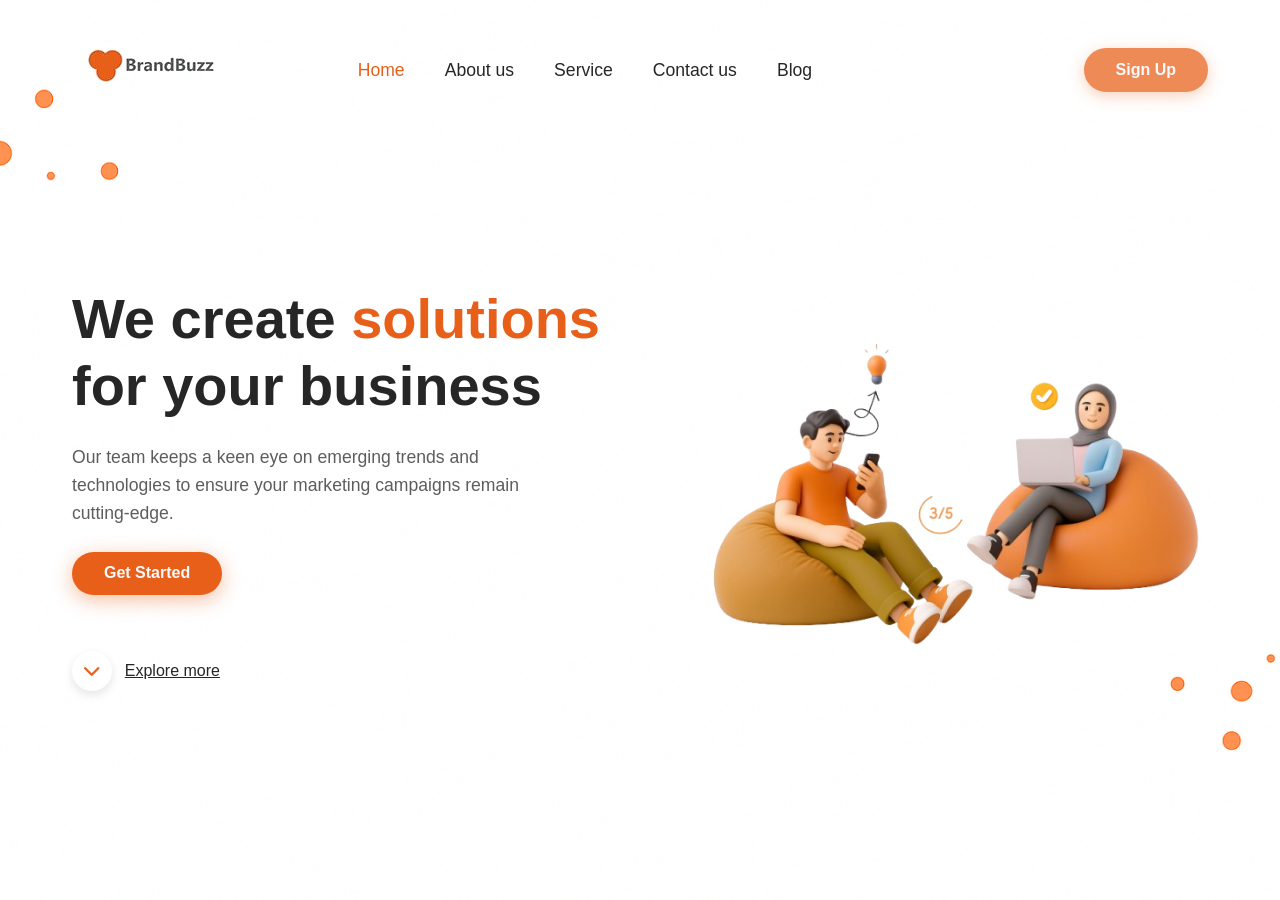
<file: pw-lista-8/Projeto-Lading-Page/index.html>
<!DOCTYPE html>
<html lang="pt">
<head>
  <meta charset="UTF-8">
  <meta name="viewport" content="width=device-width, initial-scale=1.0">
  <link rel="stylesheet" href="https://cdnjs.cloudflare.com/ajax/libs/font-awesome/6.4.0/css/all.min.css"/>
  <link rel="stylesheet" href="./style/styles.css" />
  <title>BrandBuzz</title>
</head>
<body>
  <div class="container">
    <header>
      <div class="logo">
        <img src="./assets/images/logo.png" alt="logotipo">
      </div>
      <nav class="menu">
        <ul>
          <li><a class="active" href="#">Home</a></li>
          <li><a href="#">About us</a></li>
          <li><a href="#">Service</a></li>
          <li><a href="#">Contact us</a></li>
          <li><a href="#">Blog</a></li>
        </ul>
      </nav>
      <div class="sign">
        <button class="btn-signup">Sign Up</button>
      </div>
    </header>

    <main>
      <section class="hero">
        <div class="hero-text">
          <h1>We create <span>solutions</span> for your business</h1>
          <p>
            Our team keeps a keen eye on emerging trends and technologies to ensure your marketing campaigns remain cutting-edge.
          </p>
          <button class="btn-started">Get Started</button>
          
          <a href="#" class="explore-link">
            <div class="icon-circle">
              <i class="fa-solid fa-chevron-down"></i>
            </div>
            <span>Explore more</span>
          </a>
        </div>
        <div class="hero-banner">
          <img src="./assets/images/banner.png" alt="Banner BrandBuzz">
        </div>
      </section>
    </main>
  </div>
</body>
</html>
</file>
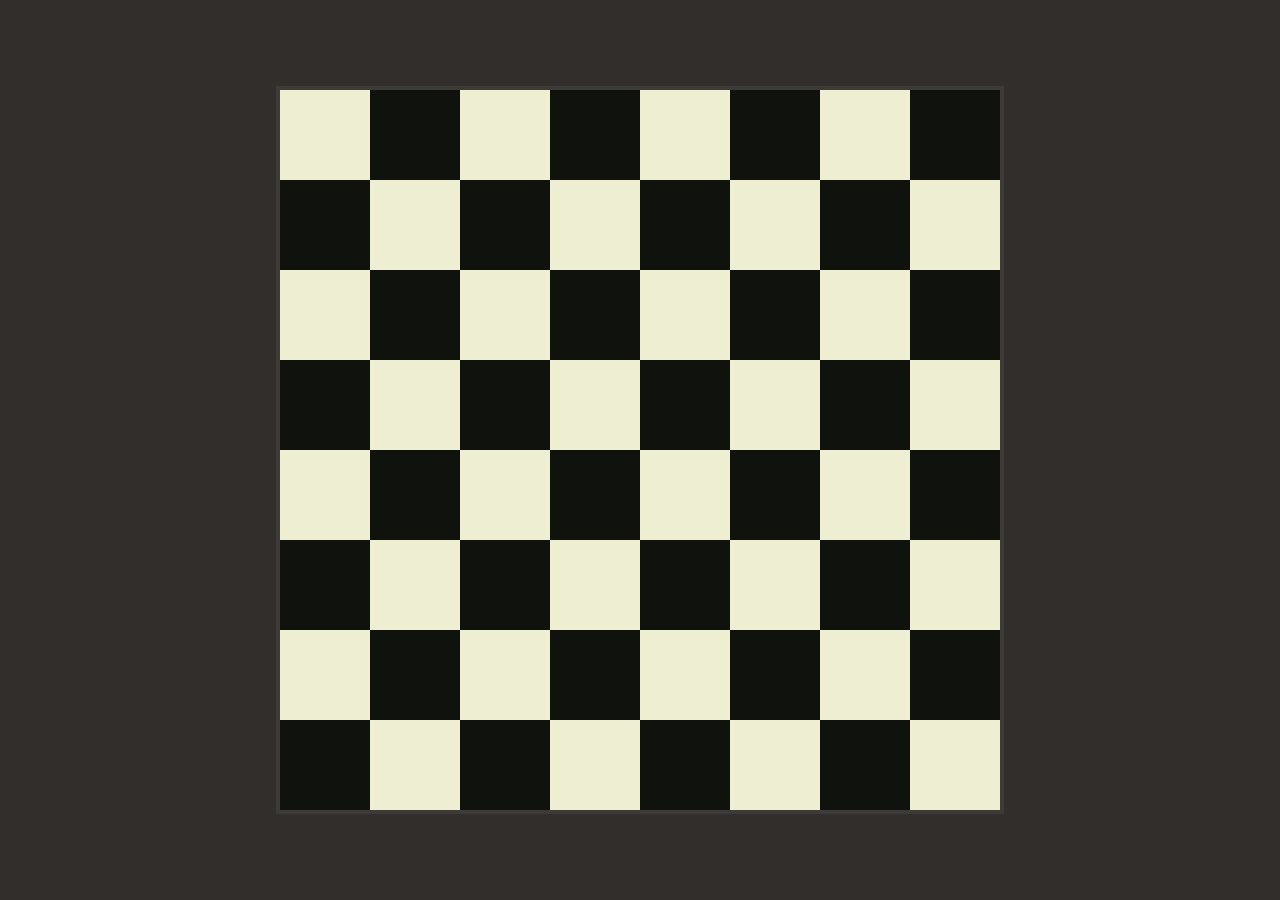
<file: pw-lista-8/Xadrez/Index.html>
<!DOCTYPE html>
<html lang="pt-BR">
<head>
    <meta charset="UTF-8">
    <meta name="viewport" content="width=device-width, initial-scale=1.0">
    <title>Tabuleiro de Xadrez com CSS Grid</title>
    <link rel="stylesheet" href="style.css">
</head>
<body>

    <div class="tabuleiro">
        <div></div><div></div><div></div><div></div><div></div><div></div><div></div><div></div>
        <div></div><div></div><div></div><div></div><div></div><div></div><div></div><div></div>
        <div></div><div></div><div></div><div></div><div></div><div></div><div></div><div></div>
        <div></div><div></div><div></div><div></div><div></div><div></div><div></div><div></div>
        <div></div><div></div><div></div><div></div><div></div><div></div><div></div><div></div>
        <div></div><div></div><div></div><div></div><div></div><div></div><div></div><div></div>
        <div></div><div></div><div></div><div></div><div></div><div></div><div></div><div></div>
        <div></div><div></div><div></div><div></div><div></div><div></div><div></div><div></div>
    </div>

</body>
</html>
</file>
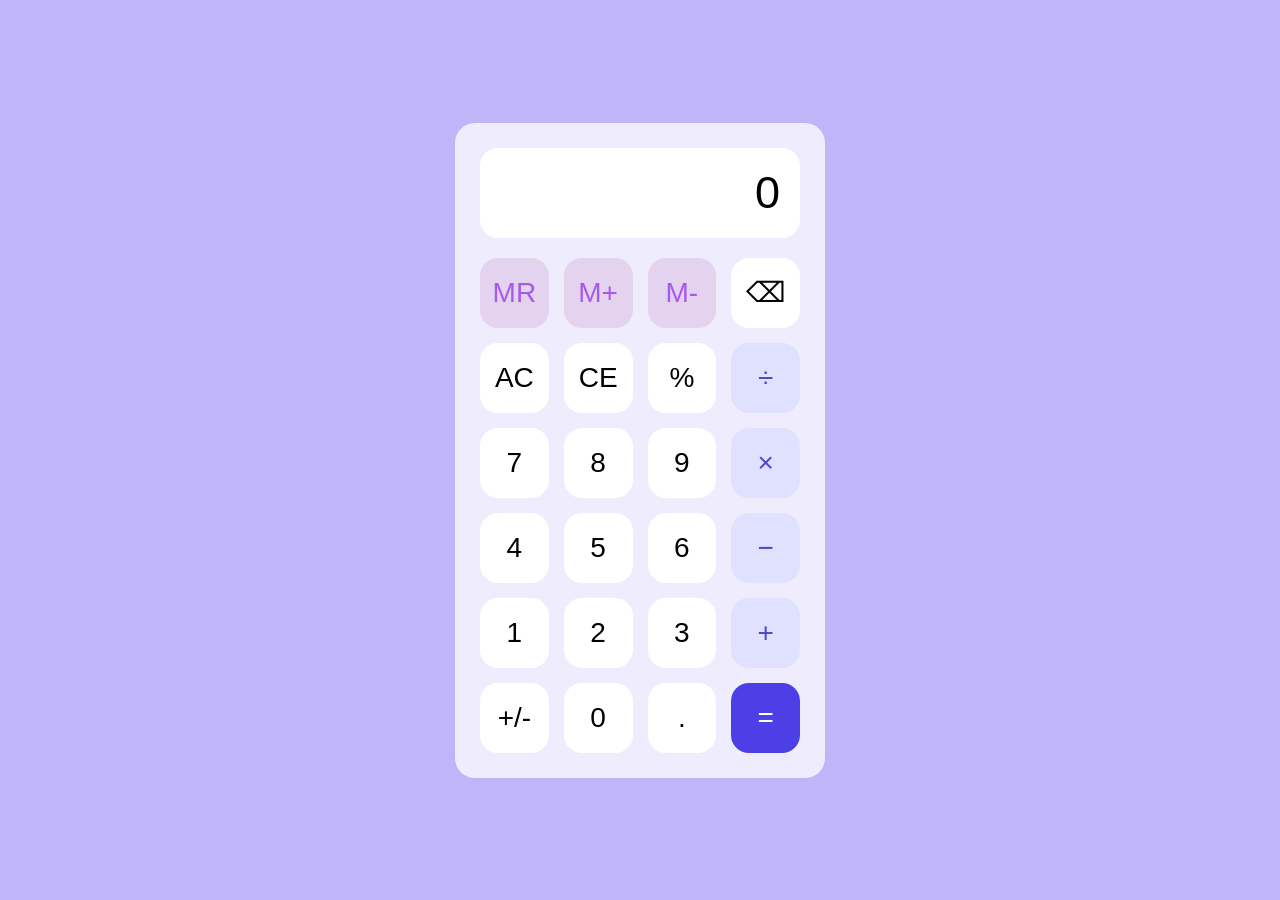
<file: pw-menção-2/calculadora/index.html>
<!DOCTYPE html>
<html lang="en">
<head>
    <meta charset="UTF-8">
    <meta name="viewport" content="width=device-width, initial-scale=1.0">
    <title>Document</title>
    <link rel="stylesheet" href="./style.css">
</head>
<body>
    <div class="calculadora">

    <div class="visor">
        <span>0</span>
    </div>

    <div class="botoes">

        <button class="rosa">MR</button>
        <button class="rosa">M+</button>
        <button class="rosa">M-</button>
        <button>⌫</button>

        <button>AC</button>
        <button>CE</button>
        <button>%</button>
        <button class="operador">÷</button>

        <button>7</button>
        <button>8</button>
        <button>9</button>
        <button class="operador">×</button>

        <button>4</button>
        <button>5</button>
        <button>6</button>
        <button class="operador">−</button>

        <button>1</button>
        <button>2</button>
        <button>3</button>
        <button class="operador">+</button>

        <button>+/-</button>
        <button>0</button>
        <button>.</button>
        <button class="igual">=</button>

    </div>

</div>
</body>
</html>
</file>
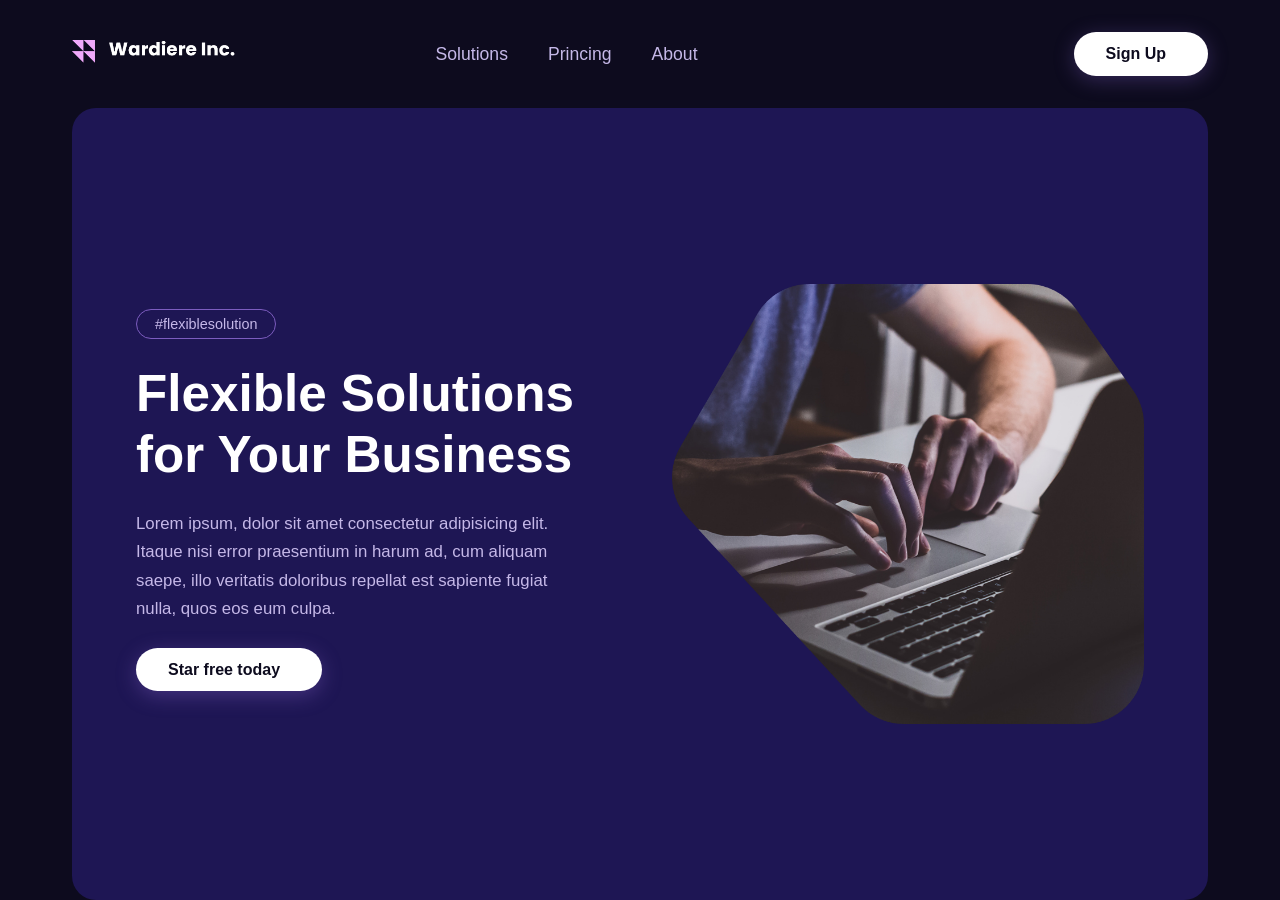
<file: pw-menção-2/land-page/index.html>
<!DOCTYPE html>
<html lang="pt">
<head>
  <meta charset="UTF-8">
  <meta name="viewport" content="width=device-width, initial-scale=1.0">
  <link rel="stylesheet" href="./style.css" />
  <title>land-page</title>
</head>
<body>
  <div class="container">
    <header>

      <div class="logo">
        <img src="./img/logo.png" alt="logotipo">
      </div>

      <nav class="menu">
        <ul>
          <li><a href="#">Solutions</a></li>
          <li><a href="#">Princing</a></li>
          <li><a href="#">About</a></li>
        </ul>
      </nav>

      <div class="sign">
        <button class="btn-signup">
          Sign Up <i class="fa-solid fa-arrow-right"></i>
        </button>
      </div>

    </header>
    <main>
      <section class="hero">
        <div class="hero-text">
          <span class="hero-tag">#flexiblesolution</span>
          <h1>Flexible Solutions for Your Business</h1>
            <p>
            Lorem ipsum, dolor sit amet consectetur adipisicing elit. Itaque nisi error praesentium in harum ad, cum aliquam saepe, illo veritatis doloribus repellat est sapiente fugiat nulla, quos eos eum culpa.
          </p>
          <button class="btn-started">
            Star free today<i class="fa-solid fa-arrow-right"></i>
          </button>
        </div>

        <div class="hero-banner">
          <img src="./img/banner.png" alt="Banner">
        </div>
      </section>
    </main>
  </div>
</body>
</html>
</file>
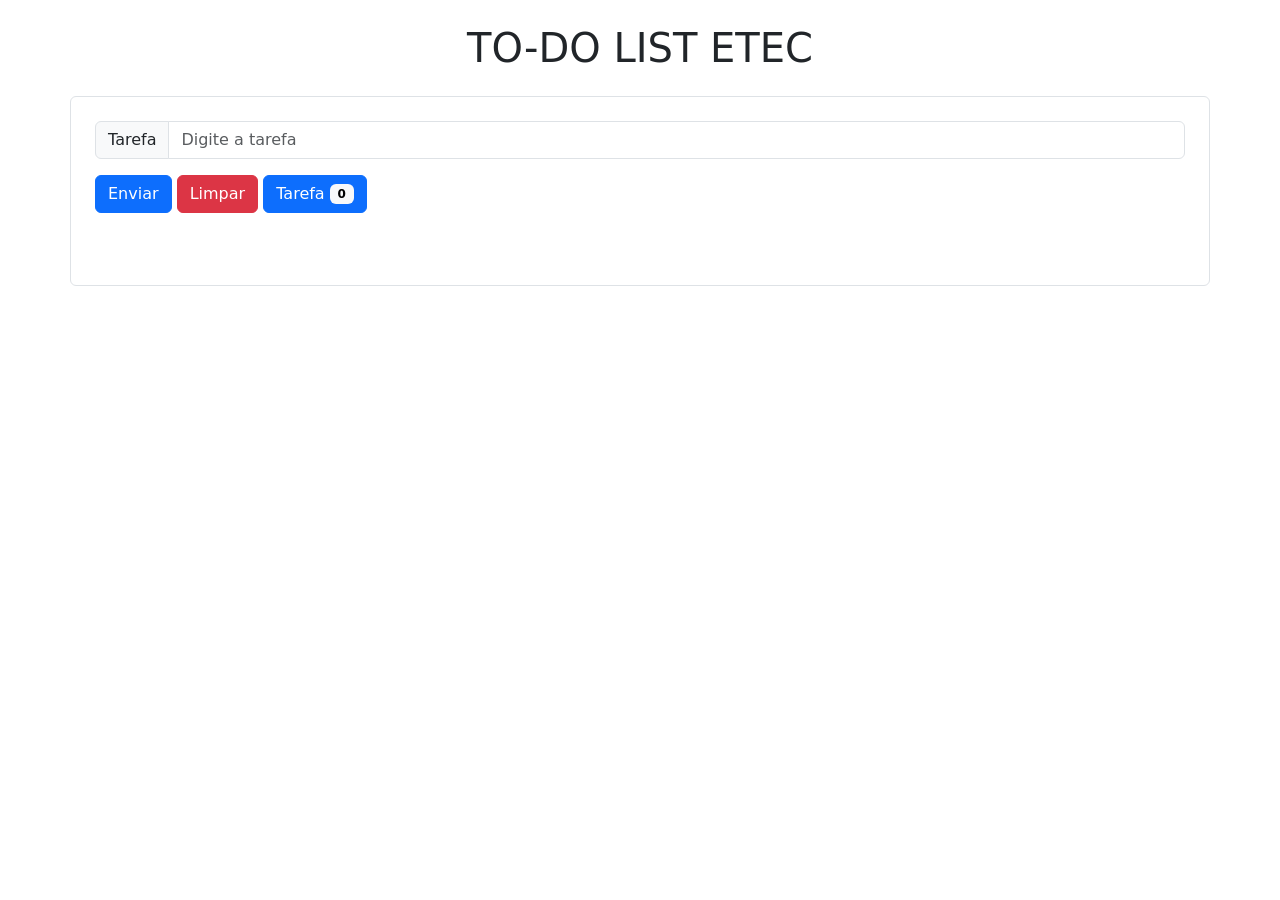
<file: pw-menção-2/to-do-list/index.html>
<!doctype html>
<html lang="en">
  <head>
    <meta charset="utf-8">
    <meta name="viewport" content="width=device-width, initial-scale=1">
    <title>Bootstrap demo</title>
    <link href="https://cdn.jsdelivr.net/npm/bootstrap@5.3.8/dist/css/bootstrap.min.css" rel="stylesheet" integrity="sha384-sRIl4kxILFvY47J16cr9ZwB07vP4J8+LH7qKQnuqkuIAvNWLzeN8tE5YBujZqJLB" crossorigin="anonymous">
    <link href="./style.css" rel="stylesheet">
  </head>
  <body>
    <h1 class="text-center m-4">TO-DO LIST ETEC</h1>

    <div class="container border p-4 rounded-2">

      <div class="input-group mb-3">
        <span class="input-group-text" id="basic-addon1">Tarefa</span>
        <input type="text" class="form-control" placeholder="Digite a tarefa" >
      </div>
      <button type="button" class="btn btn-primary" id="enviar">Enviar</button>
      <button type="button" class="btn btn-danger" id="limpar">Limpar</button>
      <button class="btn btn-primary" >Tarefa <span class="badge text-bg-light" id="contador"></span></button>

      <ul class="list-group mt-5">
        <!-- <li class="item list-group-item d-flex justify-content-between align-items-center">Tarefa <button class="btn btn-close"></button></li> -->
      </ul> 

    </div>

    <script src="https://cdn.jsdelivr.net/npm/bootstrap@5.3.8/dist/js/bootstrap.bundle.min.js" integrity="sha384-FKyoEForCGlyvwx9Hj09JcYn3nv7wiPVlz7YYwJrWVcXK/BmnVDxM+D2scQbITxI" crossorigin="anonymous"></script>
    <script src="script.js"></script>
  </body>
</html>
</file>
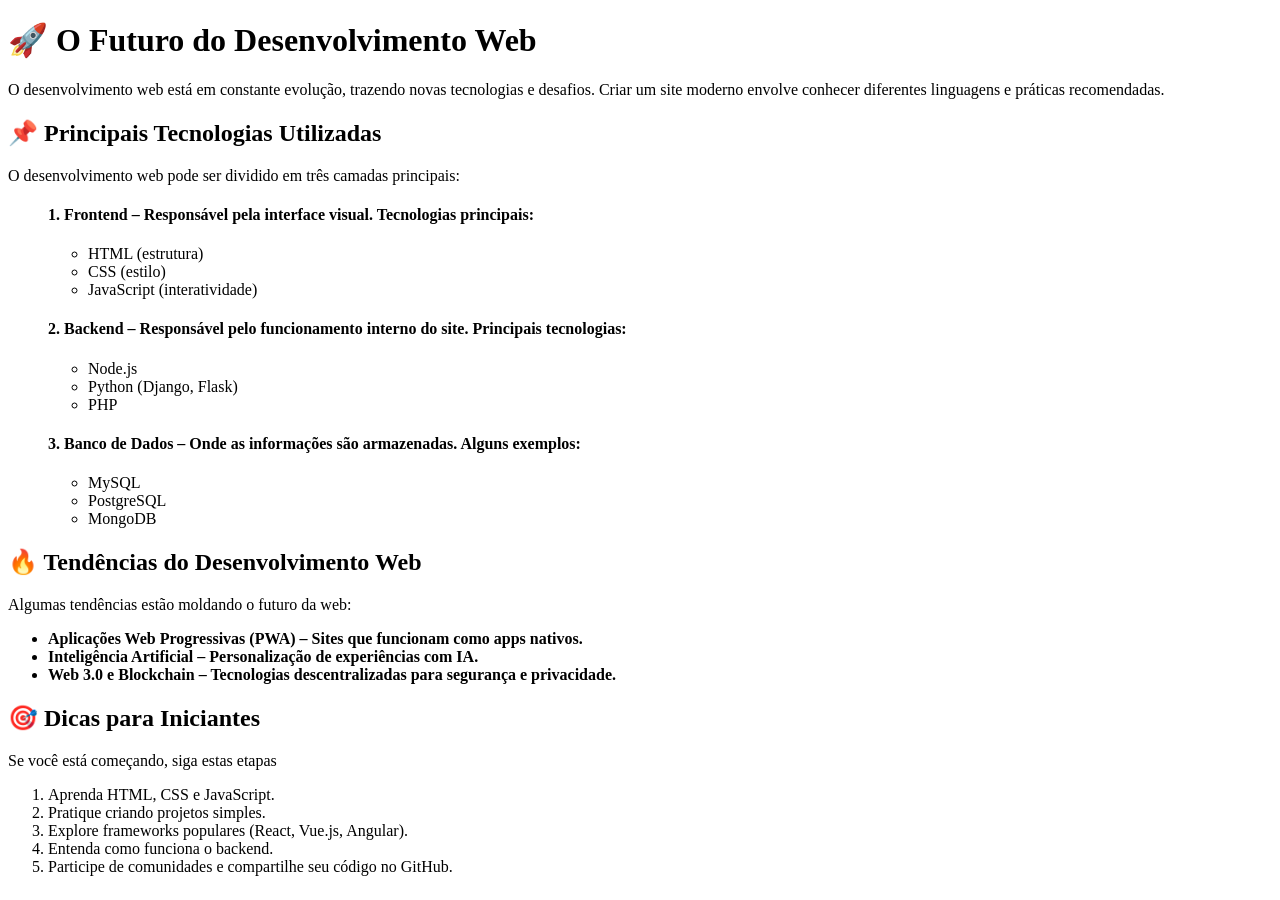
<file: pw-lista-1/Exercicio1.html>
<!DOCTYPE html>
<html lang="pt-BR">
<head>
    <meta charset="UTF-8">
    <meta name="viewport" content="width=device-width, initial-scale=1.0">
    <title>Meu Site</title>
</head>
<body>

    <h1>🚀 O Futuro do Desenvolvimento Web</h1>
<p>O desenvolvimento web está em constante evolução, trazendo novas tecnologias e desafios. 
    Criar um site moderno envolve conhecer diferentes linguagens e práticas recomendadas.</p>

    <h2>📌 Principais Tecnologias Utilizadas</h2>
<p>O desenvolvimento web pode ser dividido em três camadas principais:</p>

<h4><ul>1. Frontend – Responsável pela interface visual. Tecnologias principais:</ul></h4> 
        <ol><ul><li>HTML (estrutura)</li>
        <li>CSS (estilo)</li>
        <li>JavaScript (interatividade)</li></ul></ol> 

<h4><ul>2. Backend – Responsável pelo funcionamento interno do site. Principais tecnologias:</ul></h4>
        <ol><ul><li>Node.js</li>
        <li>Python (Django, Flask)</li>
        <li>PHP</li></ul></ol>

<h4><ul>3. Banco de Dados – Onde as informações são armazenadas. Alguns exemplos:</ul></h4>
        <ol><ul><li>MySQL</li>
        <li>PostgreSQL</li>
        <li>MongoDB</li></ul></ol>

    <h2>🔥 Tendências do Desenvolvimento Web</h2>
<p>Algumas tendências estão moldando o futuro da web:</p>
        <ul><li><b>Aplicações Web Progressivas (PWA) – Sites que funcionam como apps nativos.</b></li>
        <li><b>Inteligência Artificial – Personalização de experiências com IA.</b></li>
        <li><b>Web 3.0 e Blockchain – Tecnologias descentralizadas para segurança e privacidade.</b></li></ul>

    <h2>🎯 Dicas para Iniciantes</h2>
<p>Se você está começando, siga estas etapas</p>
        <ol><li>Aprenda HTML, CSS e JavaScript.</li>
        <li>Pratique criando projetos simples.</li>
        <li>Explore frameworks populares (React, Vue.js, Angular).</li>
        <li>Entenda como funciona o backend.</li>
        <li>Participe de comunidades e compartilhe seu código no GitHub.</li></ol>

</body>
</html>
</file>
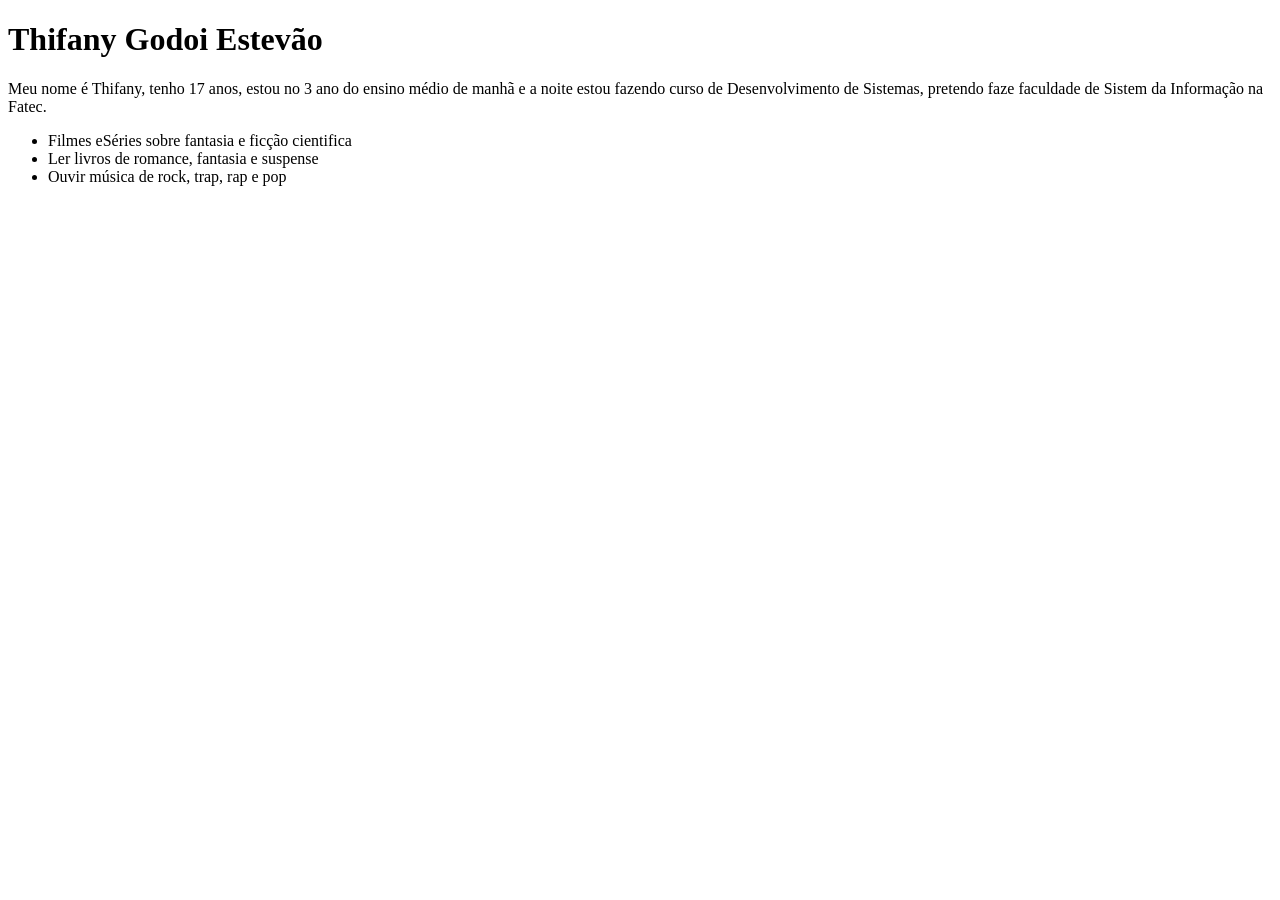
<file: pw-lista-2/Exercicio1.Html>
<!DOCTYPE html>
<html lang="pt-BR">
<head>
    <meta charset="UTF-8">
    <meta name="viewport" content="width=device-width, initial-scale=1.0">
    <title>Página de Apresentação</title>
</head>
<body>
    <h1>Thifany Godoi Estevão</h1>
    <p>Meu nome é Thifany, tenho 17 anos, estou no 3 ano do ensino médio de manhã e a noite estou fazendo curso de Desenvolvimento de Sistemas, pretendo faze faculdade de Sistem da Informação na Fatec.</p>
    <ul>
        <li>Filmes eSéries sobre fantasia e ficção cientifica</li>
        <li>Ler livros de romance, fantasia e suspense</li>
        <li>Ouvir música de rock, trap, rap e pop</li>
    </ul>
    
</body>
</html>
</file>
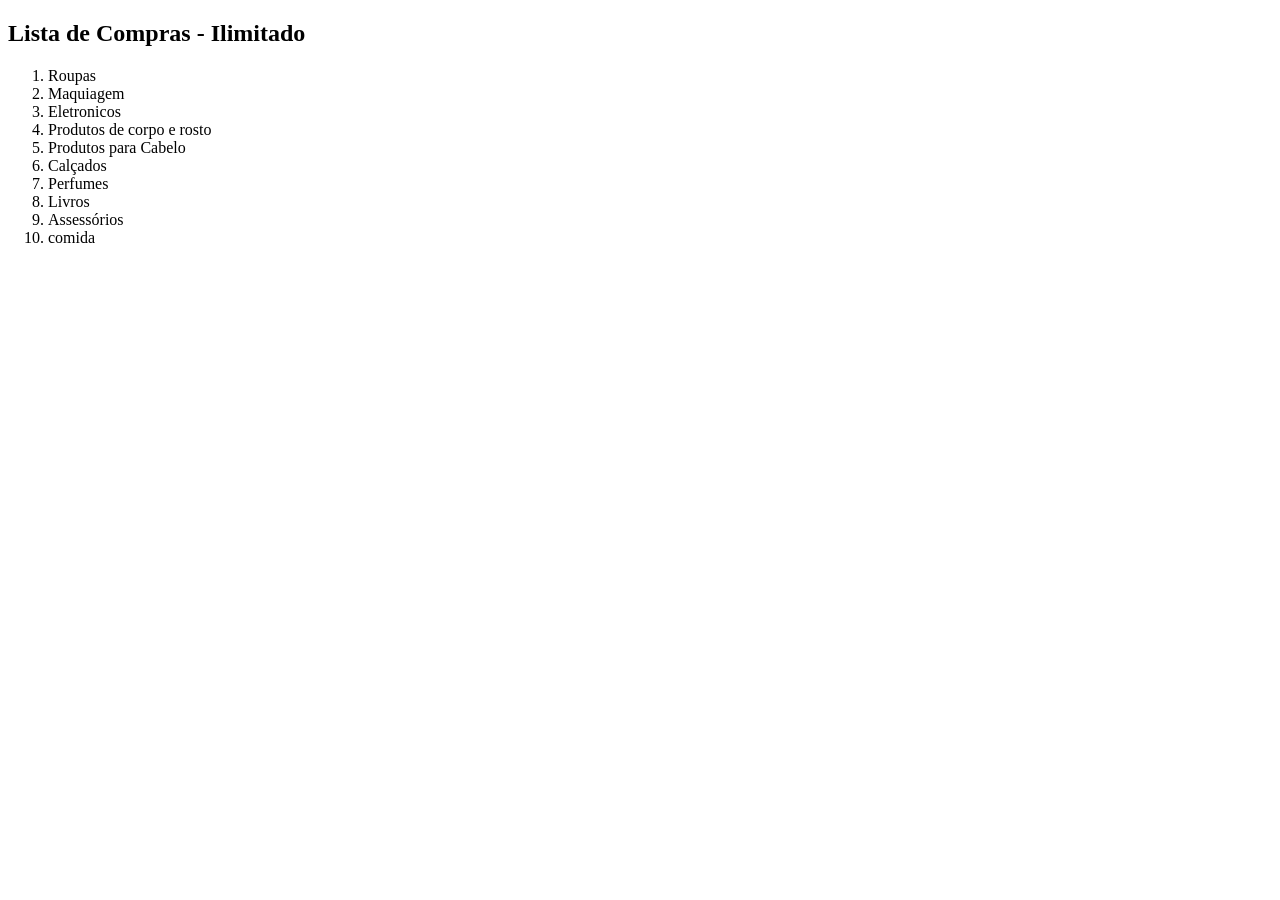
<file: pw-lista-2/Exercicio2.Html>
<!DOCTYPE html>
<html lang="pt-BR">
<head>
    <meta charset="UTF-8">
    <meta name="viewport" content="width=device-width, initial-scale=1.0">
    <title>Lista de Compras</title>
</head>
<body>
    <h2>Lista de Compras - Ilimitado</h2>
    <ol>
        <li>Roupas</li>
        <li>Maquiagem</li>
        <li>Eletronicos</li>
        <li>Produtos de corpo e rosto</li>
        <li>Produtos para Cabelo</li>
        <li>Calçados</li>
        <li>Perfumes</li>
        <li>Livros</li>
        <li>Assessórios</li>
        <li>comida</li>
    </ol>
</body>
</html>
</file>
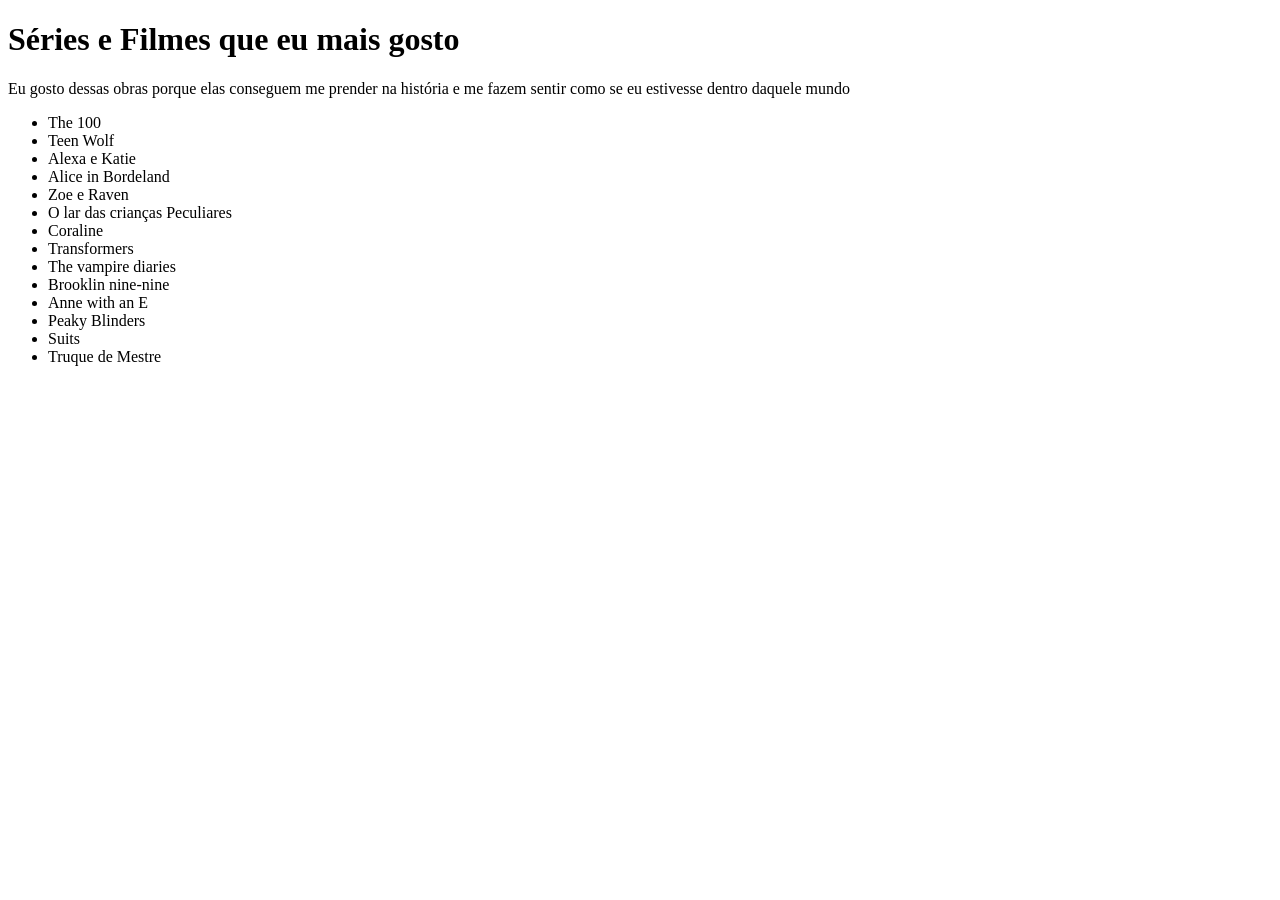
<file: pw-lista-2/Exercicio3.Html>
<!DOCTYPE html>
<html lang="pt-BR">
<head>
    <meta charset="UTF-8">
    <meta name="viewport" content="width=device-width, initial-scale=1.0">
    <title>Filmes e Séries</title>
</head>
<body>
    <h1>Séries e Filmes que eu mais gosto</h1>
    <p>Eu gosto dessas obras porque elas conseguem me prender na história e me fazem sentir como se eu estivesse dentro daquele mundo</p>
    <ul>
        <li>The 100</li>
        <li>Teen Wolf</li>
        <li>Alexa e Katie</li>
        <li>Alice in Bordeland</li>
        <li>Zoe e Raven</li>
        <li>O lar das crianças Peculiares</li>
        <li>Coraline</li>
        <li>Transformers</li>
        <li>The vampire diaries</li>
        <li>Brooklin nine-nine</li>
        <li>Anne with an E</li>
        <li>Peaky Blinders</li>
        <li>Suits</li>
        <li>Truque de Mestre</li>
    </ul>
    
</body>
</html>
</file>
<file: pw-lista-8/Projeto-Lading-Page/style/styles.css>
* {
  margin: 0;
  padding: 0;
  box-sizing: border-box;
}

:root {
  --primary-color: #e85f19;
  --secondary-color: #ee8a56;
  --dark-color: #262627;
  --info-color: #5d5d5d;
  --light-color: #f8f9fc;
}

body {
  font-family: 'Gill Sans', 'Gill Sans MT', Calibri, 'Trebuchet MS', sans-serif;
  min-height: 100vh;
  background-image: url("../assets/images/bg.png");
  background-repeat: no-repeat;
  background-size: cover;
  background-position: center;
}

a {
  text-decoration: none;
  color: var(--dark-color);
  font-weight: 500;
  font-size: 1.1rem;
}

ul {
  list-style: none;
}

button {
  all: unset;
  color: var(--light-color);
  text-align: center;
  background-color: var(--primary-color);
  padding: 0.8rem 2rem;
  border-radius: 50px;
  cursor: pointer;
  font-weight: 600;
  transition: all 0.3s ease;
}

.container {
  max-width: 1200px;
  margin: 0 auto;
  display: flex;
  flex-direction: column;
  min-height: 100vh;
  padding: 0 2rem;
}

header {
  display: flex;
  justify-content: space-between;
  align-items: center;
  padding: 2rem 0;
}

header .menu {
  flex-grow: 2;
}

header .menu ul {
  display: flex;
  justify-content: center;
  gap: 2.5rem;
}

header .menu ul li {
  position: relative;
}

header .menu ul li a {
  color: var(--dark-color);
  transition: color 0.3s ease;
}

header .menu ul li a:hover, 
header .menu ul li a.active {
  color: var(--primary-color);
}

header .sign {
  display: flex;
  justify-content: flex-end;
  flex-grow: 1;
}

header .sign .btn-signup {
  background-color: var(--secondary-color);
  box-shadow: 0 4px 15px rgba(238, 138, 86, 0.4);
}

main {
  display: flex;
  flex-grow: 1;
  align-items: center;
}

.hero {
  display: flex;
  justify-content: space-between;
  align-items: center;
  width: 100%;
  gap: 4rem;
  padding-bottom: 4rem;
}

.hero-text {
  flex: 1;
  display: flex;
  flex-direction: column;
  gap: 1.5rem;
  align-items: flex-start;
}

.hero-text h1 {
  font-size: 3.5rem;
  color: var(--dark-color);
  line-height: 1.2;
}

.hero-text h1 span {
  color: var(--primary-color);
}

.hero-text p {
  color: var(--info-color);
  font-size: 1.1rem;
  line-height: 1.6;
  max-width: 450px;
}

.hero-text .btn-started {
  box-shadow: 0 5px 20px rgba(232, 95, 25, 0.4);
  margin-bottom: 1rem;
}

.explore-link {
  display: flex;
  align-items: center;
  gap: 0.8rem;
  margin-top: 1rem;
}

.explore-link span {
  font-size: 1rem;
  text-decoration: underline;
}

.icon-circle {
  width: 40px;
  height: 40px;
  border-radius: 50%;
  background-color: white;
  display: flex;
  justify-content: center;
  align-items: center;
  box-shadow: 0 4px 10px rgba(0,0,0,0.1);
  color: var(--primary-color);
}

.hero-banner {
  flex: 1;
  display: flex;
  justify-content: flex-end;
}

.hero-banner img {
  max-width: 100%;
  height: auto;
}
</file>
<file: pw-lista-8/Xadrez/style.css>
/* Centraliza o tabuleiro na tela apenas para exibição */
body {
    display: flex;
    justify-content: center;
    align-items: center;
    height: 100vh;
    background-color: #312e2b; /* Fundo escuro estilo Chess.com */
    margin: 0;
}

/* O Tabuleiro */
.tabuleiro {
    display: grid;
    grid-template-columns: repeat(8, 1fr); /* 8 colunas iguais */
    grid-template-rows: repeat(8, 1fr);    /* 8 linhas iguais */
    width: 80vmin;  /* Garante que o tabuleiro seja responsivo e quadrado */
    height: 80vmin;
    border: 4px solid #3d3a37;
}

/* Cor padrão de todas as casas (vamos definir como as claras) */
.tabuleiro div {
    background-color: #eeeed2;
}


.tabuleiro div:nth-child(-n+8):nth-child(even),
.tabuleiro div:nth-child(n+9):nth-child(-n+16):nth-child(odd),
.tabuleiro div:nth-child(n+17):nth-child(-n+24):nth-child(even),
.tabuleiro div:nth-child(n+25):nth-child(-n+32):nth-child(odd),
.tabuleiro div:nth-child(n+33):nth-child(-n+40):nth-child(even),
.tabuleiro div:nth-child(n+41):nth-child(-n+48):nth-child(odd),
.tabuleiro div:nth-child(n+49):nth-child(-n+56):nth-child(even),
.tabuleiro div:nth-child(n+57):nth-child(odd) {
    background-color: #10130d; /* Verde clássico de xadrez */
}
</file>
<file: pw-menção-2/calculadora/style.css>
*{
    margin:0;
    padding:0;
    box-sizing:border-box;
    font-family:Arial, Helvetica, sans-serif;
}

body{
    background:#c1b5f9;
    display:flex;
    justify-content:center;
    align-items:center;
    height:100vh;
}

.calculadora{
    background:#efecfd;
    padding:25px;
    border-radius:20px;
    width:370px;
}

.visor{
    background:white;
    height:90px;
    border-radius:18px;
    display:flex;
    justify-content:flex-end;
    align-items:center;
    padding:20px;
    font-size:45px;
    margin-bottom:20px;
}

.botoes{
    display:grid;
    grid-template-columns:repeat(4,1fr);
    gap:15px;
}

button{
    height:70px;
    border:none;
    border-radius:18px;
    background:white;
    font-size:28px;
    cursor:pointer;
}

.rosa{
    background:#e3d3ef;
    color:#a958ef;
}

.operador{
    background:#dfe1ff;
    color:#4c49c6;
}

.igual{
    background:#4d3fe6;
    color:white;
}
</file>
<file: pw-menção-2/land-page/style.css>
* {
  margin: 0;
  padding: 0;
  box-sizing: border-box;
}

:root {
  --bg-page:      #0d0b1e;   
  --bg-card:      #1e1654;   
  --bg-card-alt:  #2a1f6e;   
  --accent:       #7c5cbf;   
  --text-main:    #ffffff;   
  --text-muted:   #c5b8e8;   
  --btn-bg:       #ffffff;   
  --btn-text:     #0d0b1e;   
  --btn-icon-bg:  #0d0b1e;   
}

body {
  font-family: 'Gill Sans', 'Gill Sans MT', Calibri, 'Trebuchet MS', sans-serif;
  min-height: 100vh;
  background-color: var(--bg-page);
  background-repeat: no-repeat;
  background-size: cover;
  background-position: center;
  color: var(--text-main);
}

a {
  text-decoration: none;
  color: var(--text-muted);
  font-weight: 500;
  font-size: 1.1rem;
  transition: color 0.3s ease;
}

ul {
  list-style: none;
}

button {
  all: unset;
  display: inline-flex;   
  align-items: center;
  gap: 10px;
  color: var(--btn-text);
  text-align: center;
  background-color: var(--btn-bg);
  padding: 0.8rem 2rem;
  border-radius: 50px;
  cursor: pointer;
  font-weight: 600;
  transition: all 0.3s ease;
}

button:hover {
  opacity: 0.9;
}

button i {
  font-size: 0.85rem;
}

.container {
  max-width: 1200px;
  margin: 0 auto;
  display: flex;
  flex-direction: column;
  min-height: 100vh;
  padding: 0 2rem;
}

header {
  display: flex;
  justify-content: space-between;
  align-items: center;
  padding: 2rem 0;
}

header .logo img {
  height: 40px;
}

header .menu {
  flex-grow: 2;
}

header .menu ul {
  display: flex;
  justify-content: center;
  gap: 2.5rem;
}

header .menu ul li {
  position: relative;
}

header .menu ul li a {
  color: var(--text-muted);
  transition: color 0.3s ease;
}

header .menu ul li a.active {
  color: var(--text-main);
}

header .sign {
  display: flex;
  justify-content: flex-end;
  flex-grow: 1;
}

header .sign .btn-signup {
  background-color: var(--btn-bg);
  color: var(--btn-text);
  box-shadow: 0 4px 20px rgba(124, 92, 191, 0.35);
}

header .sign .btn-signup:hover {
  background-color: #e2d9ff;
}

main {
  display: flex;
  flex-grow: 1;

}

.hero {
  display: flex;
  justify-content: space-between;
  align-items: center;
  width: 100%;
  gap: 4rem;
  padding-bottom: 4rem;
  background-color: var(--bg-card);
  border-radius: 24px;
  padding: 60px 64px;
}

.hero-text {
  flex: 1;
  display: flex;
  flex-direction: column;
  gap: 1.5rem;
  align-items: flex-start;
}

.hero-tag {
  display: inline-block;
  border: 1.5px solid var(--accent);
  color: var(--text-muted);
  border-radius: 50px;
  padding: 6px 18px;
  font-size: 0.9rem;
  font-weight: 500;
}

.hero-text h1 {
  font-size: 3.2rem;
  color: var(--text-main);
  line-height: 1.2;
}

.hero-text h1 span {
  color: var(--accent);
}

.hero-text p {
  color: var(--text-muted);
  font-size: 1.05rem;
  line-height: 1.7;
  max-width: 450px;
}

.hero-text .btn-started {
  background-color: var(--btn-bg);
  color: var(--btn-text);
  box-shadow: 0 5px 20px rgba(124, 92, 191, 0.4);
  margin-bottom: 0.5rem;
}

.hero-banner {
  flex: 1;
  display: flex;
  justify-content: flex-end;
}

.hero-banner img {
  max-width: 100%;
  height: auto;
}
</file>
<file: pw-menção-2/to-do-list/style.css>
.riscar{
    text-decoration: line-through;
    color: red;
    background-color: #dee2e6;
}
</file>
